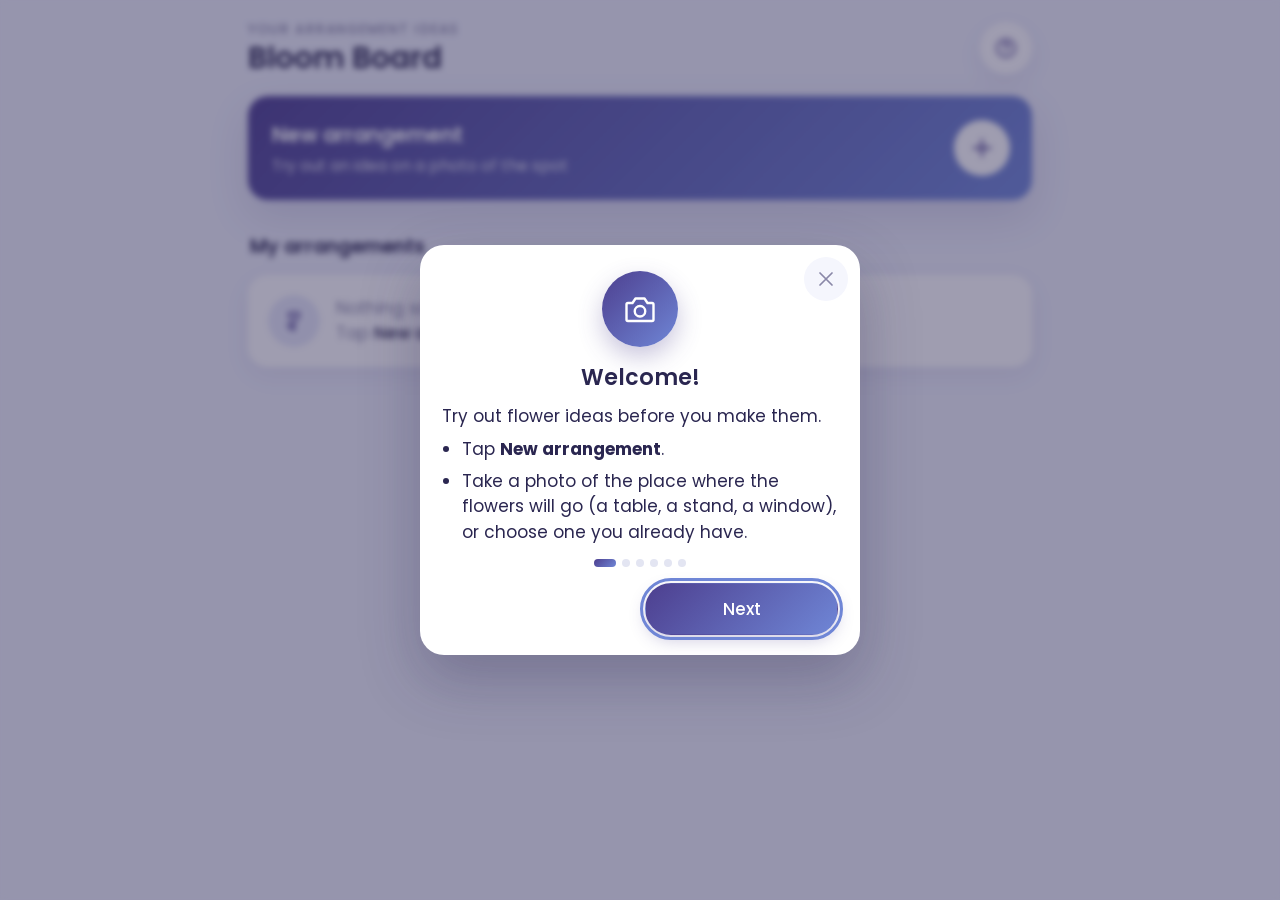
<file: index.html>
<!doctype html>
<html lang="en">
<head>
  <meta charset="utf-8">
  <meta name="viewport" content="width=device-width, initial-scale=1, viewport-fit=cover">
  <title>Bloom Board</title>
  <meta name="description" content="Try out flower arrangements on your phone before you make them.">
  <meta name="theme-color" content="#eef0fa">
  <link rel="manifest" href="manifest.webmanifest">
  <link rel="icon" href="icons/icon-192.png" type="image/png">
  <link rel="apple-touch-icon" href="icons/apple-touch-icon.png">
  <meta name="apple-mobile-web-app-capable" content="yes">
  <meta name="mobile-web-app-capable" content="yes">
  <meta name="apple-mobile-web-app-title" content="Bloom Board">
  <meta name="apple-mobile-web-app-status-bar-style" content="default">
  <link rel="preconnect" href="https://fonts.googleapis.com">
  <link rel="preconnect" href="https://fonts.gstatic.com" crossorigin>
  <link rel="stylesheet" href="https://fonts.googleapis.com/css2?family=Poppins:wght@400;500;600&display=swap">
  <link rel="stylesheet" href="styles.css">
</head>
<body>

  <!-- ============ ICONS (thin line icons, used with <svg><use href="#i-name"/></svg>) ============ -->
  <svg width="0" height="0" style="position:absolute" aria-hidden="true">
    <defs>
      <symbol id="i-back" viewBox="0 0 24 24"><path d="M15 18l-6-6 6-6"/></symbol>
      <symbol id="i-next" viewBox="0 0 24 24"><path d="M9 6l6 6-6 6"/></symbol>
      <symbol id="i-undo" viewBox="0 0 24 24"><path d="M9 14L4 9l5-5"/><path d="M4 9h10.5a5.5 5.5 0 0 1 0 11H11"/></symbol>
      <symbol id="i-redo" viewBox="0 0 24 24"><path d="M15 14l5-5-5-5"/><path d="M20 9H9.5a5.5 5.5 0 0 0 0 11H13"/></symbol>
      <symbol id="i-help" viewBox="0 0 24 24"><circle cx="12" cy="12" r="9"/><path d="M9.6 9.4a2.5 2.5 0 1 1 3.6 2.3c-.7.3-1.2.9-1.2 1.7v.4"/><path d="M12 17.2v.1"/></symbol>
      <symbol id="i-download" viewBox="0 0 24 24"><path d="M12 4v11"/><path d="M7 10l5 5 5-5"/><path d="M5 20h14"/></symbol>
      <symbol id="i-plus" viewBox="0 0 24 24"><path d="M12 5v14M5 12h14"/></symbol>
      <symbol id="i-minus" viewBox="0 0 24 24"><path d="M5 12h14"/></symbol>
      <symbol id="i-rotate-left" viewBox="0 0 24 24"><path d="M3.5 12a8.5 8.5 0 1 0 2.8-6.3"/><path d="M3.5 4v5h5"/></symbol>
      <symbol id="i-rotate-right" viewBox="0 0 24 24"><path d="M20.5 12a8.5 8.5 0 1 1-2.8-6.3"/><path d="M20.5 4v5h-5"/></symbol>
      <symbol id="i-flip" viewBox="0 0 24 24"><path d="M12 3v18" stroke-dasharray="2 2.5"/><path d="M8.5 7L3.5 17h5z"/><path d="M15.5 7l5 10h-5z"/></symbol>
      <symbol id="i-front" viewBox="0 0 24 24"><path d="M5 4h14"/><path d="M12 20V9"/><path d="M7.5 13.5L12 9l4.5 4.5"/></symbol>
      <symbol id="i-back-layer" viewBox="0 0 24 24"><path d="M5 20h14"/><path d="M12 4v11"/><path d="M7.5 10.5L12 15l4.5-4.5"/></symbol>
      <symbol id="i-copy" viewBox="0 0 24 24"><rect x="9" y="9" width="11" height="11" rx="2.5"/><path d="M5.5 15H5a2 2 0 0 1-2-2V5a2 2 0 0 1 2-2h8a2 2 0 0 1 2 2v.5"/></symbol>
      <symbol id="i-trash" viewBox="0 0 24 24"><path d="M4 7h16"/><path d="M9.5 7V4.5h5V7"/><path d="M6 7l1 12a2 2 0 0 0 2 2h6a2 2 0 0 0 2-2l1-12"/><path d="M10 11v6M14 11v6"/></symbol>
      <symbol id="i-check" viewBox="0 0 24 24"><path d="M5 12.5l4.5 4.5L19 7.5"/></symbol>
      <symbol id="i-close" viewBox="0 0 24 24"><path d="M6 6l12 12M18 6L6 18"/></symbol>
      <symbol id="i-camera" viewBox="0 0 24 24"><path d="M4 8h3l2-3h6l2 3h3a1 1 0 0 1 1 1v10a1 1 0 0 1-1 1H4a1 1 0 0 1-1-1V9a1 1 0 0 1 1-1z"/><circle cx="12" cy="13.5" r="3.5"/></symbol>
      <symbol id="i-image" viewBox="0 0 24 24"><rect x="3" y="4" width="18" height="16" rx="2.5"/><circle cx="8.5" cy="9.5" r="1.5"/><path d="M21 15.5l-5-5L6.5 20"/></symbol>
      <symbol id="i-palette" viewBox="0 0 24 24"><path d="M12 3a9 9 0 0 0 0 18c1.2 0 1.8-.8 1.8-1.7 0-1.2-1-1.6-1-2.6 0-1 .8-1.7 1.8-1.7H17a4 4 0 0 0 4-4C21 6.5 17 3 12 3z"/><circle cx="7.5" cy="11.5" r="1.1"/><circle cx="10" cy="7.5" r="1.1"/><circle cx="15" cy="7.5" r="1.1"/></symbol>
      <symbol id="i-clipboard" viewBox="0 0 24 24"><rect x="5.5" y="4.5" width="13" height="16.5" rx="2.5"/><rect x="9" y="2.5" width="6" height="4" rx="1.2"/><path d="M9 11.5h6M9 15.5h4"/></symbol>
      <symbol id="i-flower" viewBox="0 0 24 24"><path d="M12 12v9"/><path d="M12 21c-3.2-.6-5.5-2.6-6-5.8 3.2.2 5.6 2 6 5.8z"/><path d="M7 3.5c-.3 4.6 1.6 8 5 8s5.3-3.4 5-8l-2.6 2.2L12 2.8 9.6 5.7z"/></symbol>
      <symbol id="i-leaf" viewBox="0 0 24 24"><path d="M5 19C5 10.5 10 5.2 20 4c-.8 10-6 15-15 15z"/><path d="M5 19l8.5-8.5"/></symbol>
      <symbol id="i-vase" viewBox="0 0 24 24"><path d="M9 3h6"/><path d="M10 3v3.2C7.1 7.6 5 10.4 5 14a7 7 0 0 0 14 0c0-3.6-2.1-6.4-5-7.8V3"/></symbol>
      <symbol id="i-star" viewBox="0 0 24 24"><path d="M12 3.5l2.6 5.3 5.9.9-4.3 4.1 1 5.8L12 16.9l-5.2 2.7 1-5.8L3.5 9.7l5.9-.9z"/></symbol>
      <symbol id="i-more" viewBox="0 0 24 24"><path d="M5 12h.01M12 12h.01M19 12h.01" stroke-width="3"/></symbol>
      <symbol id="i-fit" viewBox="0 0 24 24"><path d="M4 9V4h5M20 9V4h-5M4 15v5h5M20 15v5h-5"/></symbol>
      <symbol id="i-edit" viewBox="0 0 24 24"><path d="M4 20h4L19 9l-4-4L4 16z"/><path d="M13.5 6.5l4 4"/></symbol>
      <symbol id="i-hand" viewBox="0 0 24 24"><path d="M8 13V5.5a1.5 1.5 0 0 1 3 0V11"/><path d="M11 10.5V4.5a1.5 1.5 0 0 1 3 0v6"/><path d="M14 10.5V6a1.5 1.5 0 0 1 3 0v6.5"/><path d="M17 9.5a1.5 1.5 0 0 1 3 0V14a7 7 0 0 1-7 7h-1.2a6 6 0 0 1-4.6-2.2L4 15a1.6 1.6 0 0 1 2.4-2.1L8 14.5"/></symbol>
    </defs>
  </svg>

  <!-- ============ HOME ============ -->
  <section id="screen-home" class="screen active" aria-labelledby="home-title">
    <main class="page">
      <header class="page-head">
        <div>
          <p class="eyebrow">Your arrangement ideas</p>
          <h1 id="home-title" class="page-title">Bloom Board</h1>
        </div>
        <button class="icon-btn" data-action="help" type="button" aria-label="Help">
          <svg class="i" aria-hidden="true"><use href="#i-help"/></svg>
        </button>
      </header>

      <button id="btn-new" class="hero-card" type="button">
        <span class="hero-text">
          <strong>New arrangement</strong>
          <span>Try out an idea on a photo of the spot</span>
        </span>
        <span class="hero-plus" aria-hidden="true"><svg class="i"><use href="#i-plus"/></svg></span>
      </button>

      <div class="section-head">
        <h2 class="section-title" id="saved-title">My arrangements</h2>
        <span class="section-count" id="design-count"></span>
      </div>
      <div id="empty-home" class="empty-card" hidden>
        <span class="option-icon" aria-hidden="true"><svg class="i"><use href="#i-flower"/></svg></span>
        <p>Nothing saved yet.<br>Tap <strong>New arrangement</strong> to start.</p>
      </div>
      <ul id="design-grid" class="design-grid" aria-labelledby="saved-title"></ul>
      <p class="footer-note"><a href="credits.html">Photo credits</a></p>
    </main>
  </section>

  <!-- ============ NEW ARRANGEMENT ============ -->
  <section id="screen-new" class="screen" aria-labelledby="new-title">
    <main class="page">
      <header class="page-head">
        <button class="icon-btn" data-action="go-home" type="button" aria-label="Back">
          <svg class="i" aria-hidden="true"><use href="#i-back"/></svg>
        </button>
        <div class="page-head-text">
          <h1 id="new-title" class="page-title small">New arrangement</h1>
          <p class="muted">First, choose a background</p>
        </div>
      </header>

      <div class="option-list">
        <label class="option-card file-btn">
          <span class="option-icon" aria-hidden="true"><svg class="i"><use href="#i-camera"/></svg></span>
          <span class="option-text"><strong>Take a photo</strong><span>Photograph the place for your flowers</span></span>
          <svg class="i chevron" aria-hidden="true"><use href="#i-next"/></svg>
          <input id="input-camera" type="file" accept="image/*" capture="environment">
        </label>
        <label class="option-card file-btn">
          <span class="option-icon" aria-hidden="true"><svg class="i"><use href="#i-image"/></svg></span>
          <span class="option-text"><strong>Choose from my photos</strong><span>Use a picture you already took</span></span>
          <svg class="i chevron" aria-hidden="true"><use href="#i-next"/></svg>
          <input id="input-bg-photo" type="file" accept="image/*">
        </label>
        <div class="option-card colour-card">
          <div class="option-row">
            <span class="option-icon" aria-hidden="true"><svg class="i"><use href="#i-palette"/></svg></span>
            <span class="option-text"><strong>Plain colour</strong><span>No photo yet? Start on a colour</span></span>
          </div>
          <div id="color-choices" class="color-choices"></div>
        </div>
      </div>
    </main>
  </section>

  <!-- ============ EDITOR ============ -->
  <section id="screen-editor" class="screen editor" aria-label="Design your arrangement">
    <header class="editor-top">
      <button class="bar-btn" id="btn-editor-back" type="button">
        <span class="bar-icon"><svg class="i" aria-hidden="true"><use href="#i-back"/></svg></span><small>Done</small>
      </button>
      <div class="bar-group">
        <button class="bar-btn" id="btn-undo" type="button">
          <span class="bar-icon"><svg class="i" aria-hidden="true"><use href="#i-undo"/></svg></span><small>Undo</small>
        </button>
        <button class="bar-btn" id="btn-redo" type="button">
          <span class="bar-icon"><svg class="i" aria-hidden="true"><use href="#i-redo"/></svg></span><small>Redo</small>
        </button>
        <button class="bar-btn" data-action="help" type="button">
          <span class="bar-icon"><svg class="i" aria-hidden="true"><use href="#i-help"/></svg></span><small>Help</small>
        </button>
      </div>
      <button class="pill-btn primary" id="btn-export" type="button">
        <svg class="i" aria-hidden="true"><use href="#i-download"/></svg><span>Save picture</span>
      </button>
    </header>

    <div id="stage" class="stage">
      <canvas id="canvas" aria-label="Your arrangement"></canvas>
      <p id="stage-hint" class="stage-hint">Tap a flower below to add it</p>

      <!-- Zoom: see details up close -->
      <div class="zoom-ctrl" role="group" aria-label="Zoom">
        <button id="btn-zoom-in" type="button" aria-label="Zoom in"><svg class="i" aria-hidden="true"><use href="#i-plus"/></svg></button>
        <span id="zoom-label" class="zoom-pct" aria-live="polite">100%</span>
        <button id="btn-zoom-out" type="button" aria-label="Zoom out"><svg class="i" aria-hidden="true"><use href="#i-minus"/></svg></button>
        <button id="btn-zoom-fit" type="button" aria-label="Show the whole picture"><svg class="i" aria-hidden="true"><use href="#i-fit"/></svg></button>
      </div>

      <!-- Shown when a flower is selected -->
      <div id="selection-bar" class="selection-bar" hidden>
        <button class="tool" data-tool="bigger" type="button"><svg class="i" aria-hidden="true"><use href="#i-plus"/></svg>Bigger</button>
        <button class="tool" data-tool="smaller" type="button"><svg class="i" aria-hidden="true"><use href="#i-minus"/></svg>Smaller</button>
        <button class="tool" data-tool="rotate-left" type="button"><svg class="i" aria-hidden="true"><use href="#i-rotate-left"/></svg>Turn</button>
        <button class="tool" data-tool="rotate-right" type="button"><svg class="i" aria-hidden="true"><use href="#i-rotate-right"/></svg>Turn</button>
        <button class="tool" data-tool="flip" type="button"><svg class="i" aria-hidden="true"><use href="#i-flip"/></svg>Flip</button>
        <button class="tool" data-tool="front" type="button"><svg class="i" aria-hidden="true"><use href="#i-front"/></svg>Front</button>
        <button class="tool" data-tool="back" type="button"><svg class="i" aria-hidden="true"><use href="#i-back-layer"/></svg>Back</button>
        <button class="tool" data-tool="copy" type="button"><svg class="i" aria-hidden="true"><use href="#i-copy"/></svg>Copy</button>
        <button class="tool tool-danger" data-tool="delete" type="button"><svg class="i" aria-hidden="true"><use href="#i-trash"/></svg>Remove</button>
        <button class="tool tool-done" data-tool="deselect" type="button"><span class="done-dot"><svg class="i" aria-hidden="true"><use href="#i-check"/></svg></span>OK</button>
      </div>
    </div>

    <!-- Flower tray -->
    <div class="tray" id="tray">
      <div class="tray-tabs" role="tablist">
        <button class="tab active" role="tab" data-cat="flowers" type="button" aria-selected="true"><svg class="i" aria-hidden="true"><use href="#i-flower"/></svg>Flowers</button>
        <button class="tab" role="tab" data-cat="greenery" type="button" aria-selected="false"><svg class="i" aria-hidden="true"><use href="#i-leaf"/></svg>Greenery</button>
        <button class="tab" role="tab" data-cat="vases" type="button" aria-selected="false"><svg class="i" aria-hidden="true"><use href="#i-vase"/></svg>Vases</button>
        <button class="tab" role="tab" data-cat="mine" type="button" aria-selected="false"><svg class="i" aria-hidden="true"><use href="#i-star"/></svg>My flowers</button>
      </div>
      <div class="tray-items" id="tray-items" role="tabpanel"></div>
    </div>
  </section>

  <!-- ============ HELP ============ -->
  <div id="help" class="overlay" hidden role="dialog" aria-modal="true" aria-labelledby="help-heading">
    <div class="help-card">
      <button class="close-btn" id="help-close" type="button" aria-label="Close help">
        <svg class="i" aria-hidden="true"><use href="#i-close"/></svg>
      </button>
      <div id="help-pages"></div>
      <div class="help-dots" id="help-dots" aria-hidden="true"></div>
      <div class="dialog-buttons">
        <button class="pill-btn ghost" id="help-prev" type="button">Back</button>
        <button class="pill-btn primary" id="help-next" type="button">Next</button>
      </div>
    </div>
  </div>

  <!-- ============ DIALOG ============ -->
  <div id="dialog" class="overlay" hidden role="dialog" aria-modal="true" aria-labelledby="dialog-title">
    <div class="dialog">
      <h2 id="dialog-title"></h2>
      <div id="dialog-body"></div>
      <div id="dialog-buttons" class="dialog-buttons"></div>
    </div>
  </div>

  <div id="toast" class="toast" role="status" aria-live="polite" hidden></div>
  <div id="busy" class="overlay busy" hidden><div class="spinner" aria-label="Please wait"></div></div>

  <!-- hidden file input for "Add from photos" in the tray -->
  <input id="input-my-flower" type="file" accept="image/*" hidden>

  <script type="module" src="js/app.js"></script>
</body>
</html>
</file>
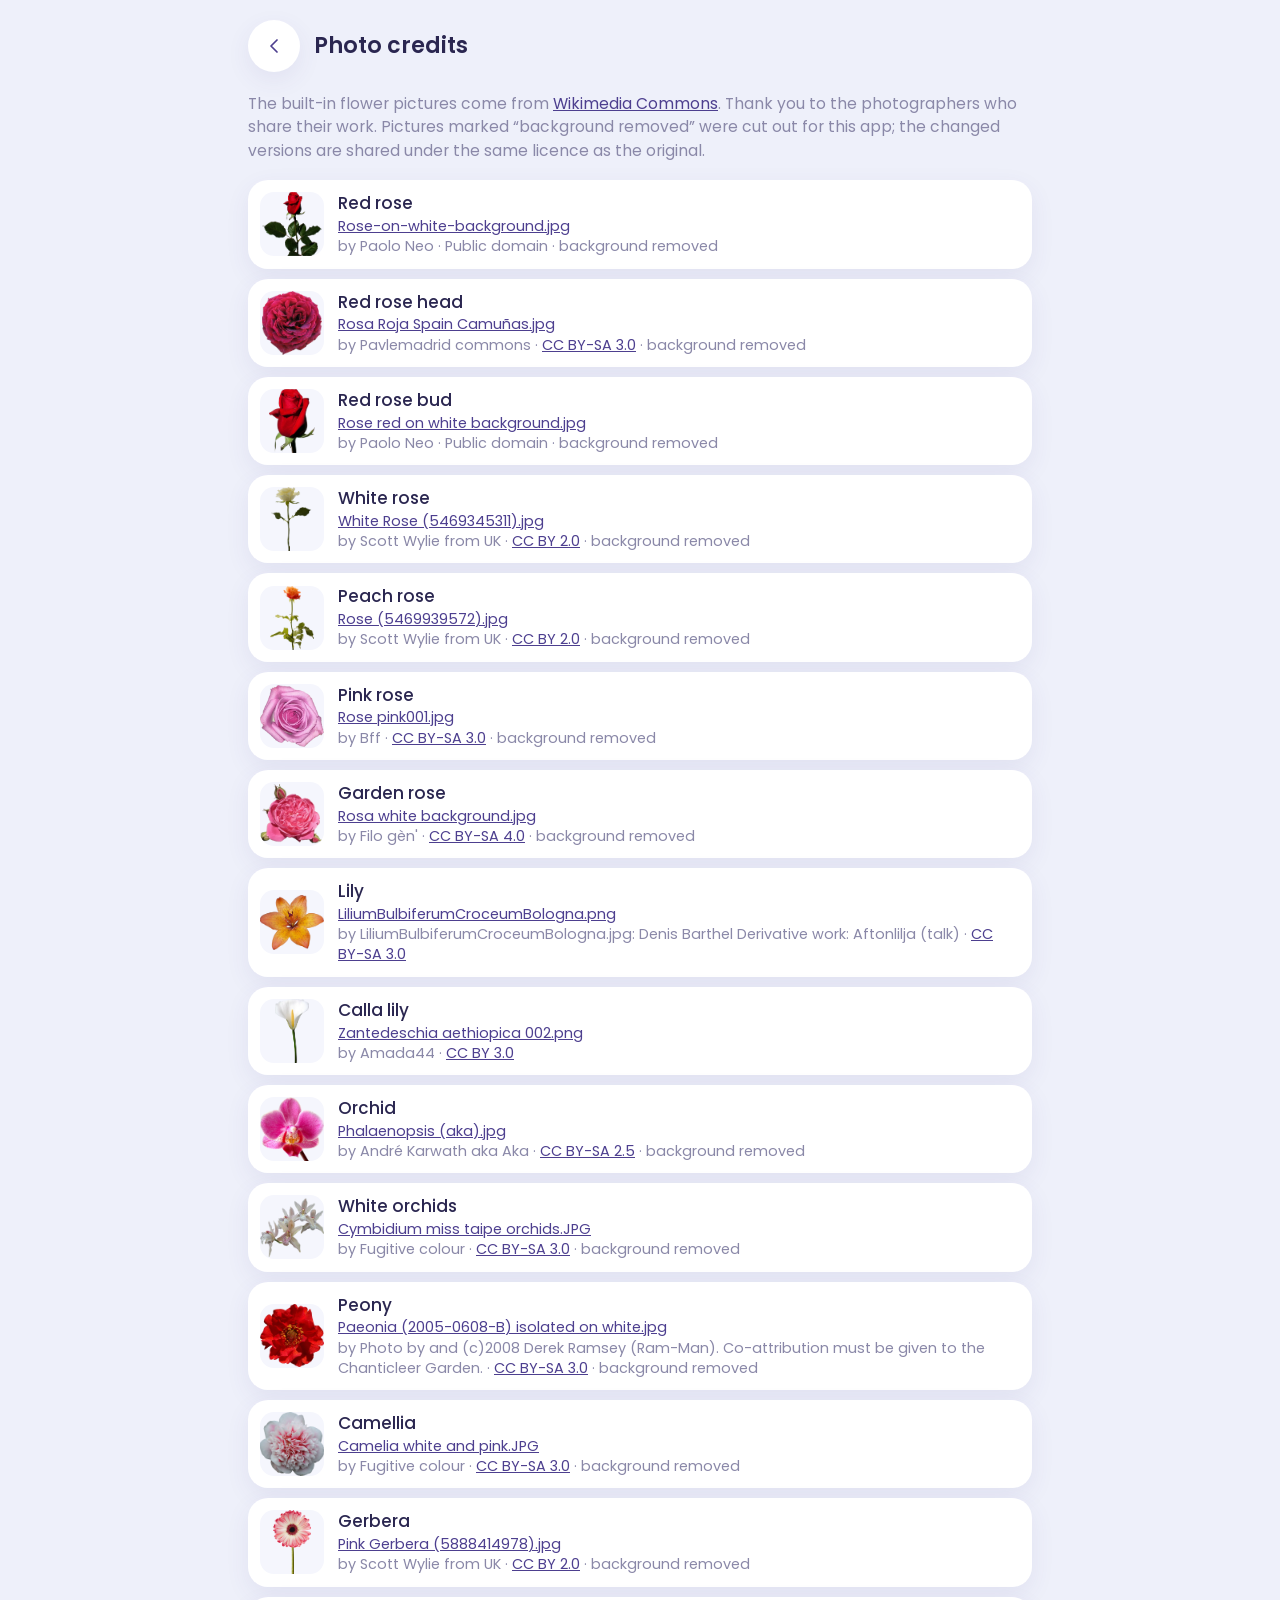
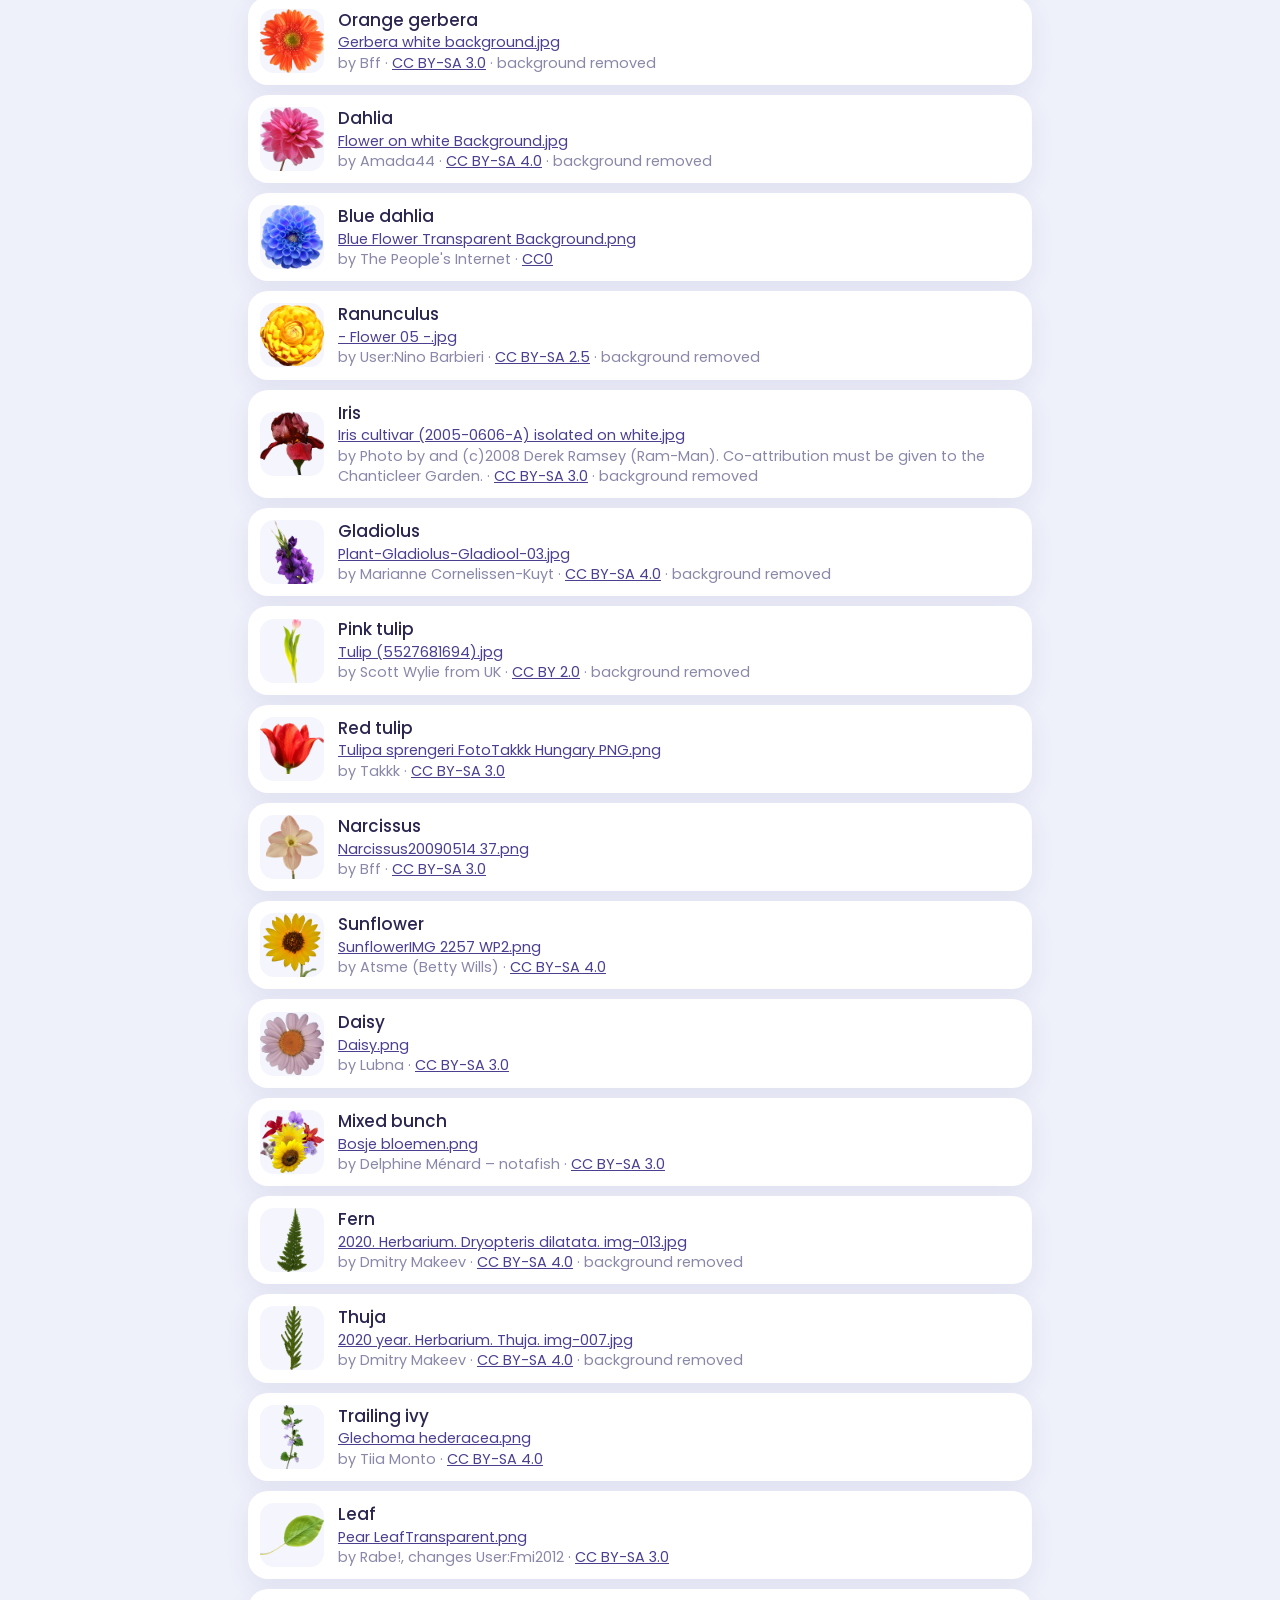
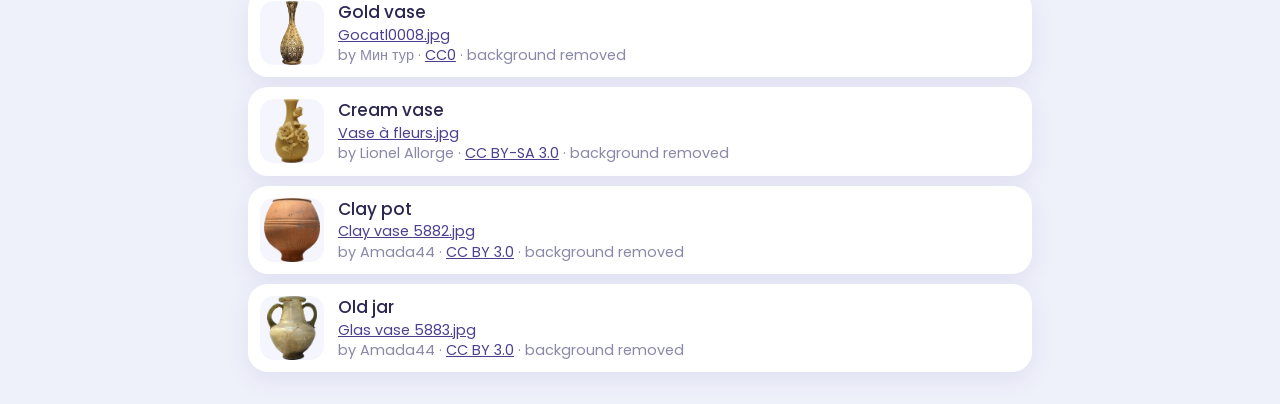
<file: credits.html>
<!doctype html>
<html lang="en">
<head>
  <meta charset="utf-8">
  <meta name="viewport" content="width=device-width, initial-scale=1, viewport-fit=cover">
  <title>Photo credits</title>
  <meta name="theme-color" content="#eef0fa">
  <link rel="stylesheet" href="https://fonts.googleapis.com/css2?family=Poppins:wght@400;500;600&display=swap">
  <link rel="stylesheet" href="styles.css">
  <style>
    .credit-list { display: flex; flex-direction: column; gap: 10px; }
    .credit {
      display: flex; gap: 14px; align-items: center;
      padding: 12px; border-radius: var(--radius); background: var(--surface); box-shadow: var(--shadow);
    }
    .credit img { width: 64px; height: 64px; object-fit: contain; flex: 0 0 auto; background: var(--tint-2); border-radius: var(--radius-sm); }
    .credit div { font-size: 0.85rem; line-height: 1.4; color: var(--muted); overflow-wrap: anywhere; }
    .credit strong { display: block; font-size: 1rem; font-weight: 500; color: var(--text); }
    .intro { color: var(--muted); font-size: 0.92rem; margin: 0 0 18px; }
  </style>
</head>
<body>
  <main class="page">
    <header class="page-head">
      <a class="icon-btn" href="./" aria-label="Back">
        <svg class="i" viewBox="0 0 24 24" aria-hidden="true"><path d="M15 18l-6-6 6-6"/></svg>
      </a>
      <div class="page-head-text">
        <h1 class="page-title small">Photo credits</h1>
      </div>
    </header>
    <p class="intro">The built-in flower pictures come from <a href="https://commons.wikimedia.org/">Wikimedia Commons</a>.
      Thank you to the photographers who share their work. Pictures marked “background removed” were cut out
      for this app; the changed versions are shared under the same licence as the original.</p>
    <div id="list" class="credit-list"></div>
  </main>
  <script>
    const esc = s => String(s || '').replace(/[&<>"']/g, c => ({ '&': '&amp;', '<': '&lt;', '>': '&gt;', '"': '&quot;', "'": '&#39;' }[c]));
    fetch('flowers/library.json').then(r => r.json()).then(list => {
      document.getElementById('list').innerHTML = list.map(f => `
        <div class="credit">
          <img src="${esc(f.file)}" alt="" loading="lazy">
          <div>
            <strong>${esc(f.name)}</strong>
            <a href="${esc(f.source)}">${esc(f.title)}</a><br>
            by ${esc(f.author || 'unknown')} ·
            ${f.licenseUrl ? `<a href="${esc(f.licenseUrl)}">${esc(f.license)}</a>` : esc(f.license)}
            ${f.edited ? ' · background removed' : ''}
          </div>
        </div>`).join('');
    }).catch(() => {
      document.getElementById('list').textContent = 'The list could not be loaded.';
    });
  </script>
</body>
</html>
</file>
<file: styles.css>
/* Bloom Board — clean, soft, touch-friendly. Indigo & lavender. */

:root {
  --bg: #eef0fa;
  --surface: #ffffff;
  --tint: #e6e8f8;
  --tint-2: #f5f6fd;
  --text: #2a2650;
  --muted: #8a88a8;
  --border: #e3e5f2;
  --primary: #4d3f8f;
  --primary-2: #6f86d6;
  --gradient: linear-gradient(135deg, #4d3f8f 0%, #6f86d6 100%);
  --danger: #c2414b;
  --shadow: 0 8px 24px rgba(77, 63, 143, 0.08);
  --shadow-lg: 0 16px 40px rgba(77, 63, 143, 0.16);
  --radius: 20px;
  --radius-sm: 14px;
  --tap: 52px;
  --font: "Poppins", -apple-system, BlinkMacSystemFont, "Segoe UI", Roboto, "Helvetica Neue", Arial, sans-serif;
  --safe-top: env(safe-area-inset-top, 0px);
  --safe-bottom: env(safe-area-inset-bottom, 0px);
  --safe-left: env(safe-area-inset-left, 0px);
  --safe-right: env(safe-area-inset-right, 0px);
  color-scheme: light;
}

* { box-sizing: border-box; }

html, body {
  margin: 0;
  height: 100%;
  background: var(--bg);
  color: var(--text);
  font-family: var(--font);
  font-size: 17px;
  line-height: 1.5;
  -webkit-text-size-adjust: 100%;
  -webkit-tap-highlight-color: transparent;
}
body { overscroll-behavior: none; }
[hidden] { display: none !important; }
a { color: var(--primary); }
button { font-family: inherit; }

/* Line icons */
.i {
  width: 24px;
  height: 24px;
  flex: 0 0 auto;
  fill: none;
  stroke: currentColor;
  stroke-width: 1.75;
  stroke-linecap: round;
  stroke-linejoin: round;
}

:is(button, label, a, .tab, .tray-item):focus-visible {
  outline: 3px solid var(--primary-2);
  outline-offset: 2px;
}

/* ---------- Screens & page layout ---------- */
.screen {
  display: none;
  min-height: 100%;
  padding-left: var(--safe-left);
  padding-right: var(--safe-right);
}
.screen.active { display: block; }

.page {
  max-width: 820px;
  margin: 0 auto;
  padding: calc(20px + var(--safe-top)) 18px calc(32px + var(--safe-bottom));
}
.page-head {
  display: flex;
  align-items: center;
  justify-content: space-between;
  gap: 14px;
  margin-bottom: 20px;
}
.page-head-text { flex: 1; }
.eyebrow {
  margin: 0;
  font-size: 0.8rem;
  font-weight: 500;
  letter-spacing: 0.08em;
  text-transform: uppercase;
  color: var(--muted);
}
.page-title { margin: 0; font-size: 1.75rem; font-weight: 600; line-height: 1.2; }
.page-title.small { font-size: 1.3rem; }
.muted { margin: 2px 0 0; color: var(--muted); font-size: 0.92rem; }

.icon-btn {
  display: inline-grid;
  place-items: center;
  width: var(--tap);
  height: var(--tap);
  flex: 0 0 auto;
  border: 0;
  border-radius: 50%;
  background: var(--surface);
  color: var(--primary);
  box-shadow: var(--shadow);
  cursor: pointer;
  touch-action: manipulation;
}
.icon-btn:active { transform: scale(0.96); }

/* ---------- Pill buttons ---------- */
.pill-btn {
  display: inline-flex;
  align-items: center;
  justify-content: center;
  gap: 8px;
  min-height: var(--tap);
  padding: 10px 22px;
  border: 1.5px solid transparent;
  border-radius: 999px;
  font-size: 1rem;
  font-weight: 500;
  cursor: pointer;
  touch-action: manipulation;
  text-decoration: none;
  white-space: nowrap;
}
.pill-btn.primary { background: var(--gradient); color: #fff; box-shadow: 0 6px 16px rgba(77, 63, 143, 0.25); }
.pill-btn.ghost { background: var(--surface); color: var(--primary); border-color: var(--border); }
.pill-btn.danger { background: var(--danger); color: #fff; }
.pill-btn:active { transform: scale(0.98); }
.pill-btn:disabled { opacity: 0.4; cursor: default; }

/* ---------- Home ---------- */
.hero-card {
  display: flex;
  align-items: center;
  justify-content: space-between;
  gap: 16px;
  width: 100%;
  min-height: 104px;
  padding: 22px 22px 22px 24px;
  border: 0;
  border-radius: var(--radius);
  background: var(--gradient);
  color: #fff;
  text-align: left;
  box-shadow: var(--shadow-lg);
  cursor: pointer;
  touch-action: manipulation;
}
.hero-card:active { transform: scale(0.99); }
.hero-text { display: flex; flex-direction: column; gap: 4px; }
.hero-text strong { font-size: 1.25rem; font-weight: 600; }
.hero-text span { font-size: 0.92rem; opacity: 0.85; }
.hero-plus {
  display: grid;
  place-items: center;
  width: 56px;
  height: 56px;
  flex: 0 0 auto;
  border-radius: 50%;
  background: #fff;
  color: var(--primary);
}
.hero-plus .i { width: 28px; height: 28px; stroke-width: 2; }

.section-head {
  display: flex;
  align-items: baseline;
  justify-content: space-between;
  margin: 32px 2px 14px;
}
.section-title { margin: 0; font-size: 1.15rem; font-weight: 600; }
.section-count { color: var(--muted); font-size: 0.9rem; }

.empty-card {
  display: flex;
  align-items: center;
  gap: 16px;
  padding: 20px;
  border-radius: var(--radius);
  background: var(--surface);
  box-shadow: var(--shadow);
  color: var(--muted);
}
.empty-card p { margin: 0; }
.empty-card strong { color: var(--text); font-weight: 500; }

.design-grid {
  list-style: none;
  margin: 0;
  padding: 0;
  display: grid;
  grid-template-columns: repeat(auto-fill, minmax(150px, 1fr));
  gap: 16px;
}
.design-card {
  position: relative;
  padding: 8px;
  border-radius: var(--radius);
  background: var(--surface);
  box-shadow: var(--shadow);
}
.design-open {
  display: block;
  width: 100%;
  padding: 0;
  border: 0;
  background: none;
  color: inherit;
  text-align: left;
  cursor: pointer;
}
.design-thumb {
  display: block;
  width: 100%;
  aspect-ratio: 3 / 4;
  object-fit: cover;
  border-radius: var(--radius-sm);
  background: var(--tint);
}
.design-name {
  display: -webkit-box;
  -webkit-line-clamp: 2;
  -webkit-box-orient: vertical;
  overflow: hidden;
  padding: 10px 6px 0;
  font-size: 0.95rem;
  font-weight: 500;
  line-height: 1.3;
}
.design-date { display: block; padding: 2px 6px 6px; font-size: 0.8rem; color: var(--muted); }
.design-more {
  position: absolute;
  top: 14px;
  right: 14px;
  display: grid;
  place-items: center;
  width: 44px;
  height: 44px;
  border: 0;
  border-radius: 50%;
  background: rgba(255, 255, 255, 0.94);
  color: var(--primary);
  box-shadow: var(--shadow);
  cursor: pointer;
}
.footer-note { text-align: center; color: var(--muted); font-size: 0.85rem; margin-top: 36px; }

/* ---------- New arrangement ---------- */
.option-list { display: flex; flex-direction: column; gap: 14px; }
.option-card {
  display: flex;
  align-items: center;
  gap: 16px;
  min-height: 88px;
  padding: 18px;
  border-radius: var(--radius);
  background: var(--surface);
  box-shadow: var(--shadow);
  cursor: pointer;
}
.option-card:active { transform: scale(0.99); }
.option-icon {
  display: grid;
  place-items: center;
  width: 52px;
  height: 52px;
  flex: 0 0 auto;
  border-radius: 50%;
  background: var(--tint);
  color: var(--primary);
}
.option-text { display: flex; flex-direction: column; flex: 1; min-width: 0; }
.option-text strong { font-size: 1.05rem; font-weight: 500; }
.option-text span { font-size: 0.88rem; color: var(--muted); }
.chevron { color: var(--muted); }
.file-btn { position: relative; overflow: hidden; }
.file-btn input {
  position: absolute; inset: 0; width: 100%; height: 100%;
  opacity: 0; cursor: pointer; font-size: 0;
}
.colour-card { flex-direction: column; align-items: stretch; cursor: default; }
.colour-card:active { transform: none; }
.option-row { display: flex; align-items: center; gap: 16px; }
.color-choices { display: flex; flex-wrap: wrap; gap: 12px; padding: 4px 2px 2px 68px; }
.color-choice {
  width: 52px;
  height: 52px;
  border-radius: 50%;
  border: 3px solid #fff;
  box-shadow: 0 0 0 1.5px var(--border), var(--shadow);
  cursor: pointer;
}
.color-choice:active { transform: scale(0.94); }
@media (max-width: 420px) {
  .color-choices { padding-left: 2px; gap: 10px; }
  .color-choice { width: 46px; height: 46px; }
}

/* ---------- Editor ---------- */
.screen.editor.active {
  display: flex;
  flex-direction: column;
  height: 100vh;
  height: 100dvh;
  overflow: hidden;
}
.editor-top {
  display: flex;
  align-items: center;
  justify-content: space-between;
  gap: 6px;
  margin: calc(8px + var(--safe-top)) 10px 0;
  padding: 6px 6px 6px 4px;
  border-radius: 999px;
  background: var(--surface);
  box-shadow: var(--shadow);
  z-index: 3;
}
.bar-group { display: flex; gap: 0; }
.bar-btn {
  display: flex;
  flex-direction: column;
  align-items: center;
  justify-content: center;
  min-width: 52px;
  min-height: 52px;
  padding: 2px 4px;
  border: 0;
  background: none;
  color: var(--primary);
  cursor: pointer;
  touch-action: manipulation;
}
.bar-btn small { font-size: 0.7rem; font-weight: 500; color: var(--muted); line-height: 1.1; }
.bar-icon {
  display: grid;
  place-items: center;
  width: 34px;
  height: 34px;
  border-radius: 50%;
}
.bar-btn:active .bar-icon { background: var(--tint); }
.bar-btn:disabled { opacity: 0.35; cursor: default; }
#btn-editor-back .bar-icon { background: var(--tint); }
.editor-top .pill-btn { min-height: 48px; padding: 8px 16px; font-size: 0.92rem; }
@media (max-width: 400px) {
  .editor-top .pill-btn { padding: 8px 13px; gap: 6px; }
  .bar-btn { min-width: 46px; }
}

.stage {
  position: relative;
  flex: 1;
  min-height: 0;
  overflow: hidden;
}
#canvas {
  position: absolute;
  inset: 0;
  width: 100%;
  height: 100%;
  touch-action: none;
  user-select: none;
  -webkit-user-select: none;
  -webkit-touch-callout: none;
}
.stage-hint {
  position: absolute;
  left: 50%;
  bottom: 14px;
  transform: translateX(-50%);
  margin: 0;
  padding: 9px 18px;
  border-radius: 999px;
  background: rgba(42, 38, 80, 0.86);
  color: #fff;
  font-size: 0.88rem;
  font-weight: 500;
  pointer-events: none;
  white-space: nowrap;
  box-shadow: var(--shadow);
}

.zoom-ctrl {
  position: absolute;
  right: 10px;
  top: 12px;
  z-index: 2;
  display: flex;
  flex-direction: column;
  align-items: center;
  padding: 4px;
  border-radius: 999px;
  background: rgba(255, 255, 255, 0.95);
  box-shadow: var(--shadow);
}
.zoom-ctrl button {
  display: grid;
  place-items: center;
  width: 44px;
  height: 44px;
  border: 0;
  border-radius: 50%;
  background: none;
  color: var(--primary);
  cursor: pointer;
  touch-action: manipulation;
}
.zoom-ctrl button:active { background: var(--tint); }
.zoom-ctrl button:disabled { opacity: 0.3; cursor: default; }
#btn-zoom-fit { border-top: 1px solid var(--border); border-radius: 0 0 999px 999px; margin-top: 2px; }
.zoom-pct { font-size: 0.72rem; font-weight: 600; color: var(--muted); padding: 1px 0; }

.selection-bar {
  position: absolute;
  left: 10px;
  right: 10px;
  bottom: 10px;
  z-index: 2;
  display: flex;
  gap: 2px;
  padding: 6px;
  overflow-x: auto;
  border-radius: var(--radius);
  background: rgba(255, 255, 255, 0.97);
  box-shadow: var(--shadow-lg);
  scrollbar-width: none;
}
.selection-bar::-webkit-scrollbar { display: none; }
.tool {
  flex: 0 0 auto;
  display: flex;
  flex-direction: column;
  align-items: center;
  justify-content: center;
  gap: 2px;
  min-width: 60px;
  height: 62px;
  padding: 4px 6px;
  border: 0;
  border-radius: var(--radius-sm);
  background: none;
  color: var(--primary);
  font-size: 0.74rem;
  font-weight: 500;
  cursor: pointer;
  touch-action: manipulation;
}
.tool:active { background: var(--tint); }
.tool-danger { color: var(--danger); }
.tool-done { color: var(--text); }
.done-dot {
  display: grid;
  place-items: center;
  width: 32px;
  height: 32px;
  border-radius: 50%;
  background: var(--gradient);
  color: #fff;
}
.done-dot .i { width: 20px; height: 20px; stroke-width: 2.2; }

.tray {
  position: relative;
  z-index: 3;
  padding: 10px 10px calc(10px + var(--safe-bottom));
  border-radius: 24px 24px 0 0;
  background: var(--surface);
  box-shadow: 0 -8px 24px rgba(77, 63, 143, 0.08);
}
.tray-tabs {
  display: flex;
  gap: 2px;
  padding: 4px;
  border-radius: 999px;
  background: var(--tint-2);
  border: 1px solid var(--border);
}
.tab {
  flex: 1 1 0;
  min-width: 0;
  display: flex;
  align-items: center;
  justify-content: center;
  gap: 6px;
  min-height: 44px;
  padding: 4px 6px;
  border: 0;
  border-radius: 999px;
  background: none;
  color: var(--muted);
  font-size: 0.84rem;
  font-weight: 500;
  white-space: nowrap;
  cursor: pointer;
  touch-action: manipulation;
}
.tab .i { width: 20px; height: 20px; }
.tab.active { background: var(--gradient); color: #fff; box-shadow: 0 4px 12px rgba(77, 63, 143, 0.25); }
@media (max-width: 440px) {
  .tab { flex-direction: column; gap: 0; min-height: 50px; font-size: 0.72rem; border-radius: 18px; }
  .tray-tabs { border-radius: 22px; }
}
.tray-items {
  display: flex;
  gap: 10px;
  padding: 12px 2px 4px;
  overflow-x: auto;
  min-height: 128px;
  scrollbar-width: thin;
}
.tray-item {
  flex: 0 0 auto;
  position: relative;
  display: flex;
  flex-direction: column;
  align-items: center;
  width: 90px;
  padding: 8px 4px 6px;
  border: 0;
  border-radius: var(--radius-sm);
  background: var(--tint-2);
  color: var(--text);
  font-size: 0.75rem;
  line-height: 1.15;
  cursor: pointer;
  touch-action: manipulation;
}
.tray-item img { width: 72px; height: 70px; object-fit: contain; pointer-events: none; }
.tray-item .label {
  margin-top: 4px;
  width: 100%;
  text-align: center;
  overflow: hidden;
  text-overflow: ellipsis;
  white-space: nowrap;
}
.tray-item:active { background: var(--tint); }
.tray-action {
  justify-content: center;
  gap: 6px;
  background: #fff;
  border: 1.5px dashed #b9bde3;
  color: var(--primary);
}
.tray-action .big { display: grid; place-items: center; width: 44px; height: 44px; border-radius: 50%; background: var(--tint); }
.tray-action .label { white-space: normal; font-weight: 500; }
.tray-remove {
  position: absolute;
  top: -4px;
  right: -4px;
  display: grid;
  place-items: center;
  width: 30px;
  height: 30px;
  padding: 0;
  border: 2px solid #fff;
  border-radius: 50%;
  background: var(--text);
  color: #fff;
  cursor: pointer;
}
.tray-remove .i { width: 14px; height: 14px; stroke-width: 2.4; }
.tray-empty { align-self: center; max-width: 360px; padding: 0 8px; color: var(--muted); font-size: 0.9rem; }

@media (orientation: landscape) and (max-height: 560px) {
  .tray-items { min-height: 100px; padding-top: 8px; }
  .tray-item img { height: 50px; }
  .tool { height: 54px; }
}
@media (min-width: 768px) {
  .tray-item { width: 104px; }
  .tray-item img { width: 88px; height: 84px; }
  .editor-top { margin-left: 16px; margin-right: 16px; }
}

/* ---------- Overlays ---------- */
.overlay {
  position: fixed;
  inset: 0;
  z-index: 50;
  display: flex;
  align-items: center;
  justify-content: center;
  padding: calc(16px + var(--safe-top)) 16px calc(16px + var(--safe-bottom));
  background: rgba(42, 38, 80, 0.45);
  -webkit-backdrop-filter: blur(3px);
  backdrop-filter: blur(3px);
}
.dialog, .help-card {
  width: 100%;
  max-width: 440px;
  max-height: 100%;
  overflow-y: auto;
  padding: 26px 22px 20px;
  border-radius: 24px;
  background: var(--surface);
  box-shadow: 0 24px 60px rgba(42, 38, 80, 0.3);
}
.dialog h2 { margin: 0 0 10px; font-size: 1.2rem; font-weight: 600; }
.dialog p { margin: 0 0 12px; }
.dialog ul { padding-left: 1.2em; margin: 0 0 12px; }
.dialog li { margin-bottom: 6px; }
.dialog-input {
  width: 100%;
  min-height: var(--tap);
  margin-bottom: 8px;
  padding: 10px 18px;
  border: 1.5px solid var(--border);
  border-radius: 999px;
  font: inherit;
  color: var(--text);
  background: var(--tint-2);
}
.dialog-input:focus { outline: none; border-color: var(--primary-2); box-shadow: 0 0 0 4px rgba(111, 134, 214, 0.2); }
.dialog-buttons { display: flex; flex-wrap: wrap; gap: 10px; margin-top: 16px; }
.dialog-buttons .pill-btn { flex: 1 1 140px; }
.dialog-buttons.stacked { flex-direction: column; }
.dialog-buttons.stacked .pill-btn { flex: 0 0 auto; width: 100%; }
.export-preview {
  display: block;
  width: 100%;
  max-height: 46vh;
  object-fit: contain;
  margin-bottom: 10px;
  border-radius: var(--radius-sm);
  background: var(--tint);
  -webkit-touch-callout: default;
}
.small-note { font-size: 0.85rem; color: var(--muted); }
.name-preview {
  display: block;
  width: 120px;
  height: 120px;
  margin: 0 auto 12px;
  padding: 8px;
  object-fit: contain;
  border-radius: var(--radius-sm);
  background: var(--tint-2);
}

.help-card { position: relative; }
.close-btn {
  position: absolute;
  top: 12px;
  right: 12px;
  display: grid;
  place-items: center;
  width: 44px;
  height: 44px;
  border: 0;
  border-radius: 50%;
  background: var(--tint-2);
  color: var(--muted);
  cursor: pointer;
  touch-action: manipulation;
}
.close-btn:active { background: var(--tint); color: var(--primary); }
.help-page { text-align: center; }
.help-icon {
  display: grid;
  place-items: center;
  width: 76px;
  height: 76px;
  margin: 0 auto 14px;
  border-radius: 50%;
  background: var(--gradient);
  color: #fff;
  box-shadow: 0 10px 24px rgba(77, 63, 143, 0.3);
}
.help-icon .i { width: 36px; height: 36px; stroke-width: 1.6; }
.help-page h2 { margin: 0 0 10px; font-size: 1.3rem; font-weight: 600; }
.help-page p, .help-page ul { text-align: left; margin: 0 0 8px; }
.help-page ul { padding-left: 1.2em; }
.help-page li { margin-bottom: 6px; }
.help-dots { display: flex; justify-content: center; gap: 6px; margin-top: 14px; }
.help-dots span { width: 8px; height: 8px; border-radius: 999px; background: var(--border); transition: width 0.2s; }
.help-dots span.on { width: 22px; background: var(--gradient); }

.toast {
  position: fixed;
  left: 50%;
  top: calc(84px + var(--safe-top));
  transform: translateX(-50%);
  z-index: 60;
  max-width: calc(100% - 32px);
  padding: 12px 22px;
  border-radius: 999px;
  background: var(--text);
  color: #fff;
  font-size: 0.92rem;
  font-weight: 500;
  text-align: center;
  box-shadow: var(--shadow-lg);
}

.busy { background: rgba(238, 240, 250, 0.6); z-index: 70; }
.spinner {
  width: 52px;
  height: 52px;
  border-radius: 50%;
  border: 5px solid var(--tint);
  border-top-color: var(--primary);
  animation: spin 0.9s linear infinite;
}
@keyframes spin { to { transform: rotate(360deg); } }
@media (prefers-reduced-motion: reduce) {
  .spinner { animation-duration: 3s; }
  .help-dots span { transition: none; }
}
</file>
